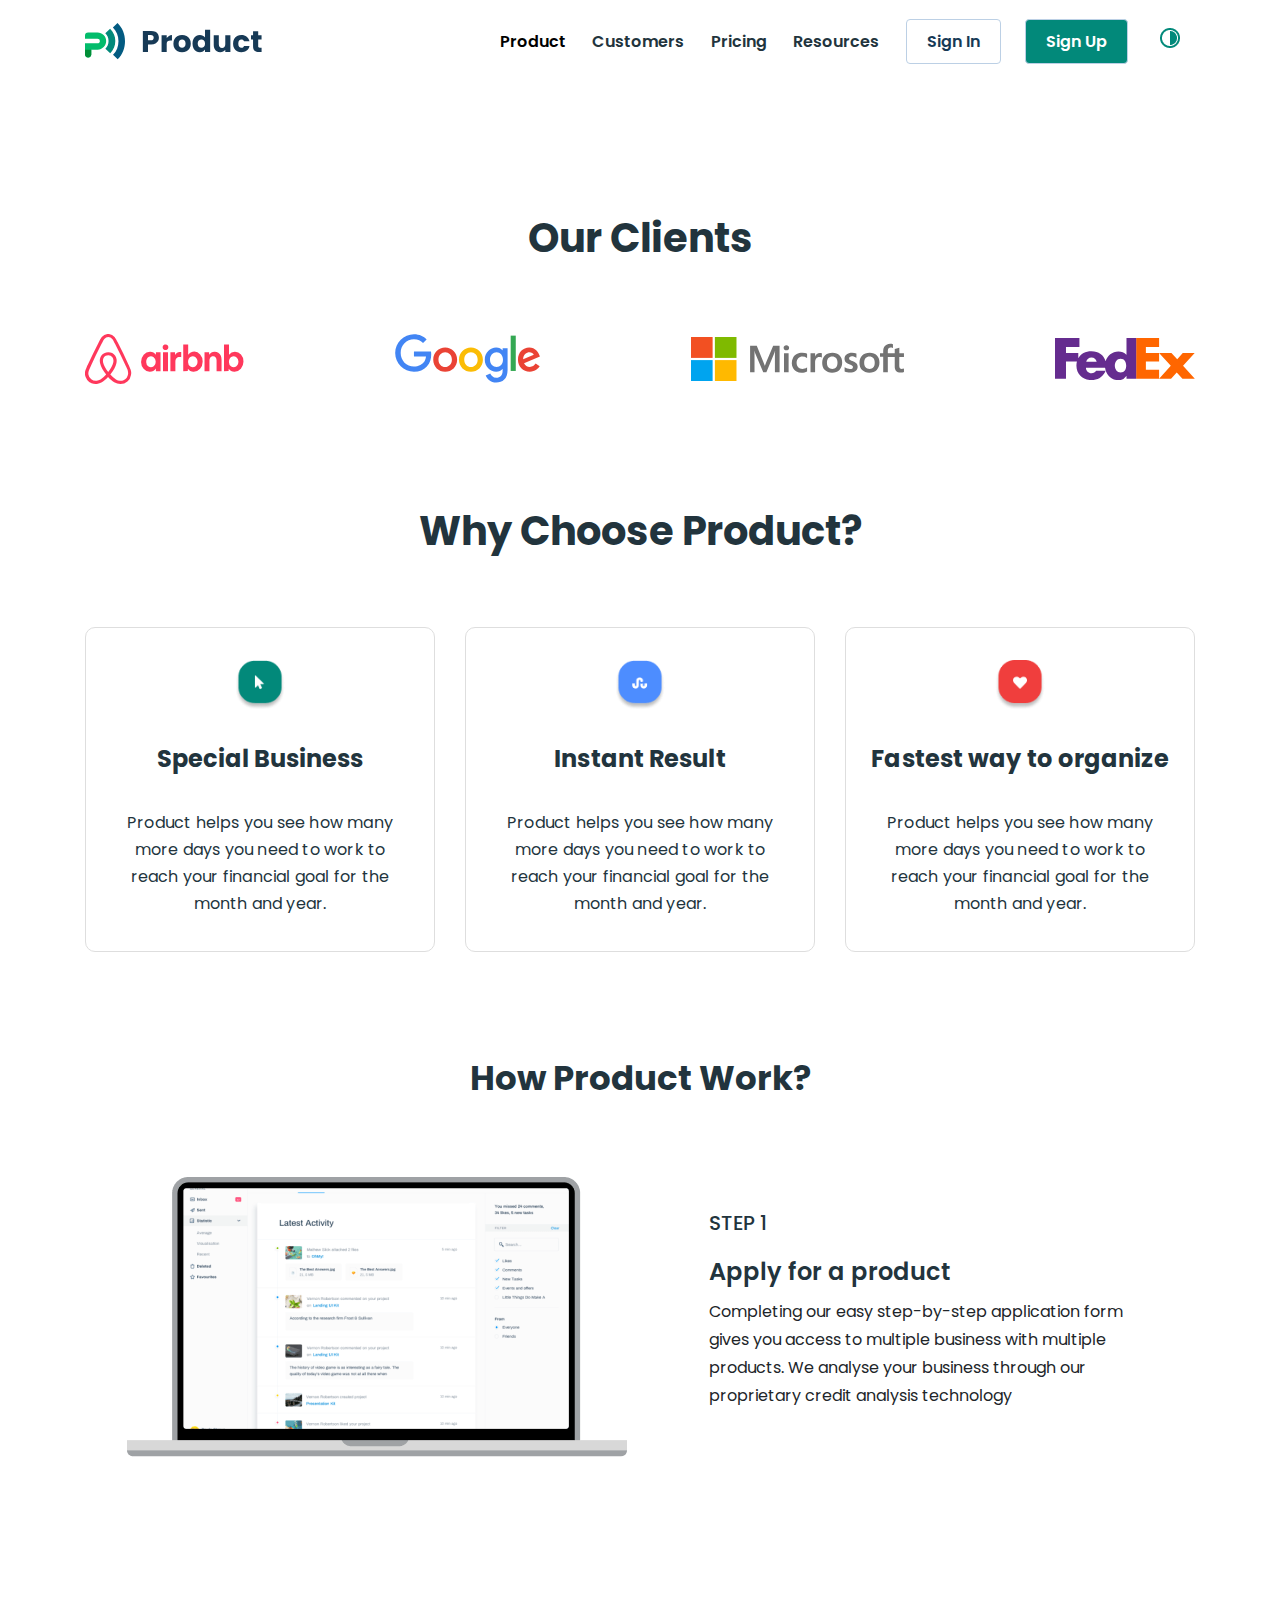
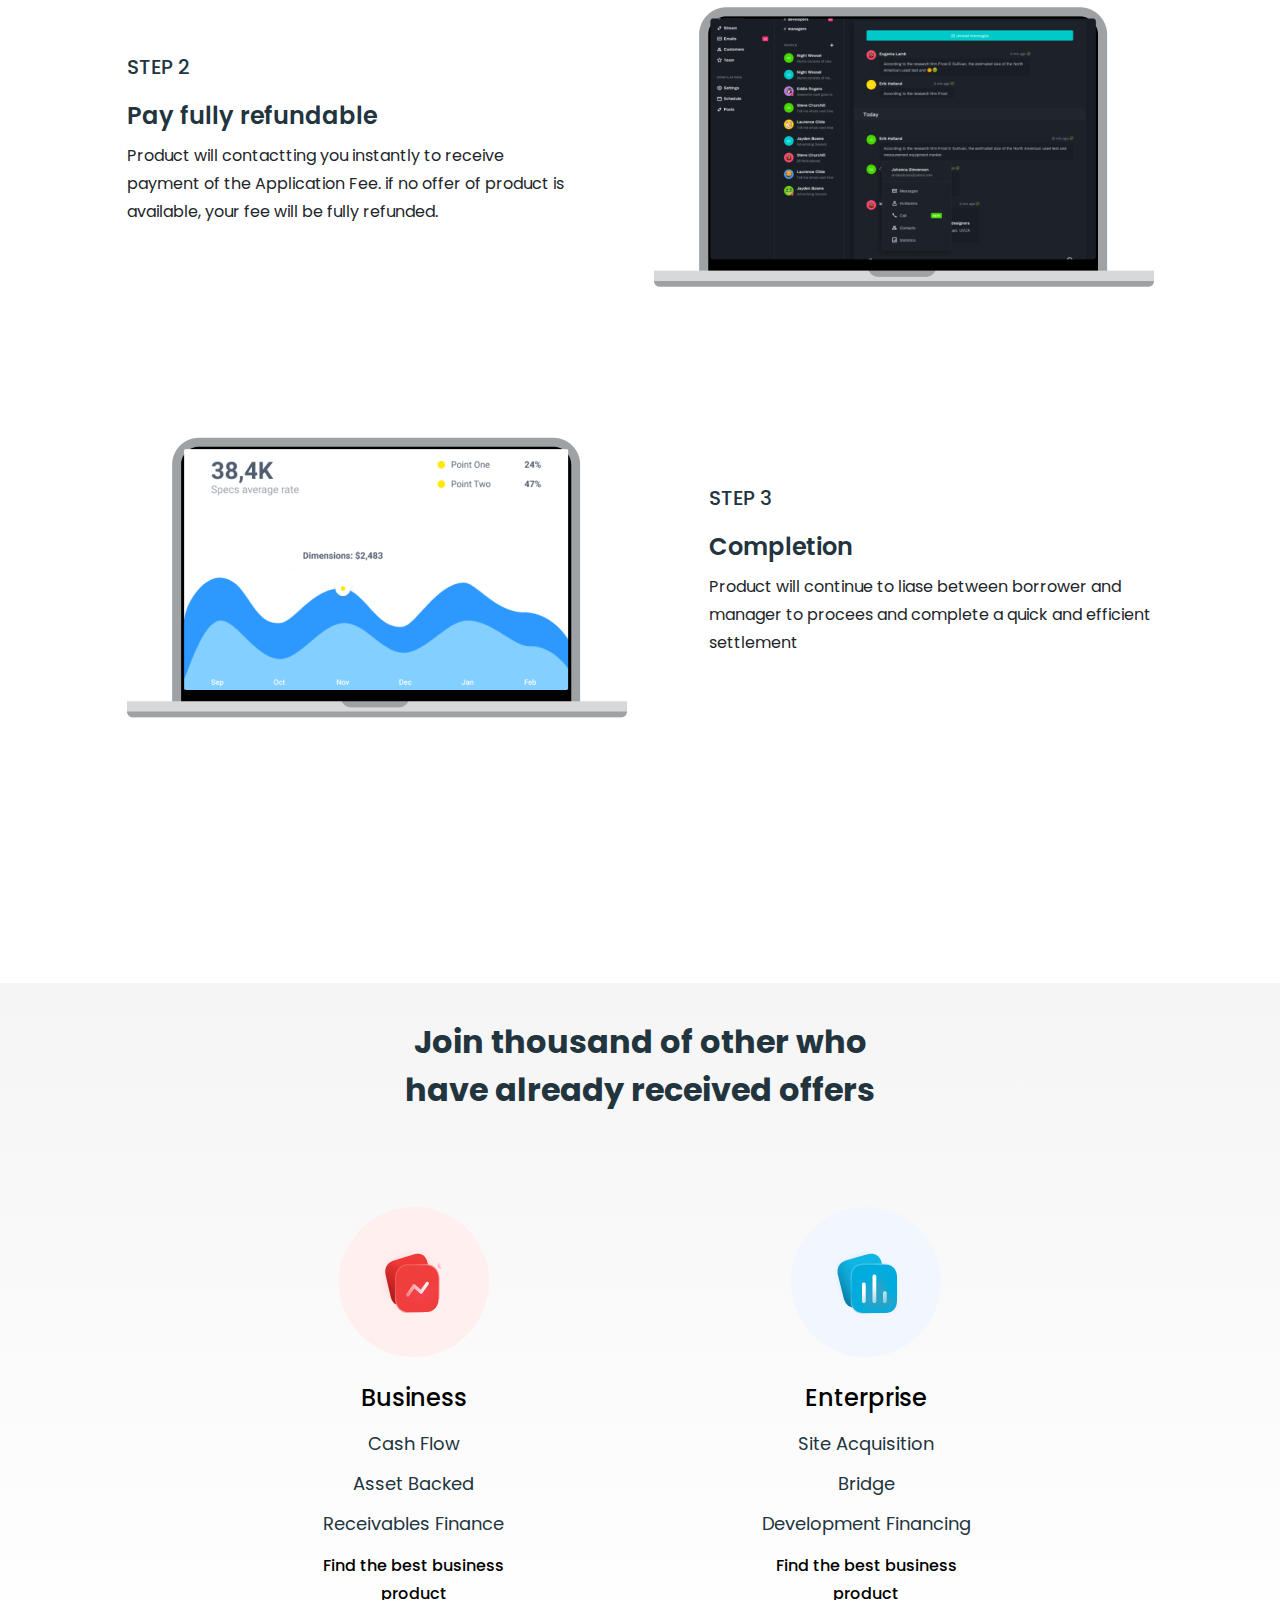
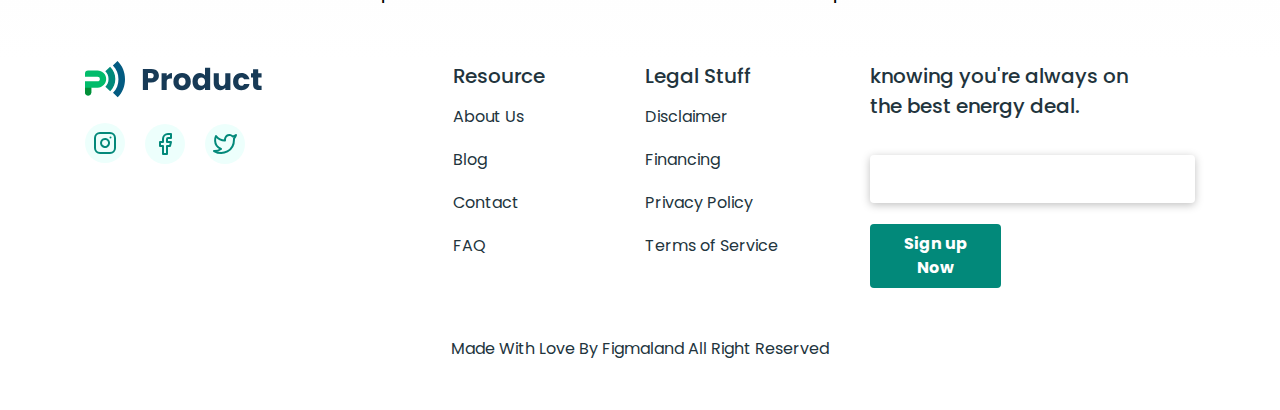
<file: customers.html>
<!DOCTYPE html>
<html lang="en">
<head>
  <meta charset="UTF-8">
  <meta http-equiv="X-UA-Compatible" content="IE=edge">
  <meta name="viewport" content="width=device-width, initial-scale=1.0">
  <link rel="stylesheet" href="./css/bootstrap.min.css">
  <link rel="stylesheet" href="./css/main.css">
  <title>Document</title>
</head>
<body>

  <!-- =================================HEADER================================== -->

  <header class="header">

    <div class="container">
      <div class="header__box">
        <a class="header__link" href="./index.html">
          <img class="header__logo" src="./images/logo.svg" alt="site logotip">
        </a>

        <nav class="nav">
          <ol class="nav__menu">

            <li class="nav__item"><a class="nav__link nav__link-active" href="./index.html">Product</a></li>
            <li class="nav__item"><a class="nav__link" href="#">Customers</a></li>
            <li class="nav__item"><a class="nav__link" href="./pricing.html">Pricing</a></li>
            <li class="nav__item"><a class="nav__link" href="#">Resources</a></li>

          </ol>
        </nav>

        <a  class="header__sign-in" href="#">Sign In</a>
        <a class="header__sign-in header__sign-out" href="#">Sign Up</a>

        <a href="" class="header__dark-link"><img src="./images/dark-light.png" alt="dark mode light mode icon"
          class="header__dark-img"></a>

          <img class="header__menu-burg" src="./images/menu.png" alt="menu icon">
        </div>

      </div>

    </header>


  <!-- ================================== MAIN ===================================== -->

  <main class="main">

      <!-- ================================== Customer ===================================== -->

    <section class="customer">
      <div class="container">
        <div class="customer__inner">
        <div class="customer__box">
          <h1 class="customer__title">Our Clients</h1>
        </div>

        <ul class="customer__list">

          <li class="customer__item">
            <a href="" class="customer__link">
              <img src="./images/Airbnb-Logo.svg" alt="Airbnb company Logo" class="customer__img"></a></li>

          <li class="customer__item">
            <a href="" class="customer__link">
              <img src="./images/Google-Logo.svg" alt="Google Logo" class="customer__img"></a></li>

          <li class="customer__item">
            <a href="" class="customer__link">
              <img src="./images/Microsoft-Logo.svg" alt="Microsoft Logo" class="customer__img"></a></li>

              <li class="customer__item">
                <a href="" class="customer__link">
                  <img src="./images/FedEx-Logo.svg" alt="FedEx Logo" class="customer__img"></a></li>

                </ul>
             </div>
      </div>

    </section>



  <!-- ================================== Choose ===================================== -->

  <section class="choose">
    <div class="container">

    <div class="choose__box">
      <h2 class="choose__title customer__title">Why Choose Product?</h2>

      <ul class="choose__list customer__list">

        <li class="choose__item">
          <img src="./images/click.png" alt="click icon" class="choose__img product__img">
          <h3 class="choose__subtitle">Special Business</h3>
          <div class="choose__info">
           <p class="choose__text">Product helps you see how many
            more days you need to work
            to reach your financial goal
            for the month and year.</p>
          </div>
        </li>

        <li class="choose__item">
          <img src="./images/design.png" alt="design icon" class="choose__img product__img">
          <h3 class="choose__subtitle">Instant Result</h3>
          <div class="choose__info">
            <p class="choose__text">Product helps you see how many
             more days you need to work
             to reach your financial goal
             for the month and year.</p>
           </div>
        </li>

        <li class="choose__item">
          <img src="./images/preference-orange.png" alt="preference orange icon " class="choose__img product__img">
          <h3 class="choose__subtitle">Fastest way to organize</h3>
          <div class="choose__info">
            <p class="choose__text">Product helps you see how many
             more days you need to work
             to reach your financial goal
             for the month and year.</p>
           </div>
        </li>

      </ul>
    </div>
    </div>
  </section>


    <!-- ================================== Work ===================================== -->

    <section class="work">
      <div class="container">
        <h2 class="work__title">How Product Work?</h2>

        <ol class="work__list marketing__list">

          <li class="work__item marketing__item">
            <img src="./images/apply.png" alt="desctop image for apply" class="work__img">

          <div class="work__info">
            <p class="work__step">STEP 1</p>
            <h3 class="work__subtitle">Apply for a product</h3>
            <p class="work__text">Completing our easy step-by-step application form gives you access to multiple business with multiple products. We analyse your business through our proprietary credit analysis technology </p>
          </div>
        </li>

          <li class="work__item marketing__item">
            <img src="./images/pay.png" alt="desctop image for pay" class="work__img">

          <div class="work__info">
            <p class="work__step">STEP 2 </p>
            <h3 class="work__subtitle">Pay fully refundable</h3>
            <p class="work__text">Product will contactting you instantly to receive payment of the Application Fee. if no offer of product is available, your fee will be fully refunded.</p>
          </div>
        </li>

          <li class="work__item marketing__item">
            <img src="./images/complation.png" alt="desctop image for complation" class="work__img">

          <div class="work__info">
            <p class="work__step">STEP 3</p>
            <h3 class="work__subtitle">Completion</h3>
            <p class="work__text">Product will continue to liase between borrower and manager to procees and complete a quick and efficient settlement</p>
          </div>
        </li>

        </ol>
      </div>
    </section>




       <!-- ================================== Offer ===================================== -->

       <section class="offer">
         <div class="container">
           <div class="offer__box">
             <h2 class="offer__title">Join thousand of other who have
            already received offers</h2>
          </div>

          <ul class="offer__list">

            <li class="offer__item">
              <img src="./images/Business.png" alt="icon which is related to business" class="offer__img">
              <h3 class="offer__subtitle">Business</h3>
              <ul class="offer__sublist">
                <li class="offer__subitem">Cash Flow</li>
                <li class="offer__subitem">Asset Backed</li>
                <li class="offer__subitem">Receivables Finance</li>
                <li class="offer__subitem"><p class="offer__text">Find the best business product</p></li>
              </ul>
            </li>

            <li class="offer__item">
              <img src="./images/enterprice.png" alt="bar chart icon" class="offer__img">
              <h3 class="offer__subtitle">Enterprise</h3>
              <ul class="offer__sublist">
                <li class="offer__subitem">Site Acquisition</li>
                <li class="offer__subitem">Bridge</li>
                <li class="offer__subitem">Development Financing</li>
                <li class="offer__subitem"><p class="offer__text">Find the best business product</p></li>
              </ul>
            </li>

          </ul>
         </div>
       </section>


    <!-- ================================== Join ===================================== -->


  <!-- <section class="join">
    <div class="container">
      <div class="join__box">

        <div class="join__info">
          <h3 class="join__title">Join 100 Compannies who boost their business with Product</h3>
        </div>

        <a href="#" class="join__link">Get This</a>

      </div>
    </div>
  </section>

  </main>  -->



  <!-- ==================================FOOTER===================================== -->


  <footer class="footer">
    <div class="container">
      <div class="footer__box">

        <div class="footer__left">

          <a href="./index.html" class="footer__logo-link">
            <img src="./images/logo.svg" alt="site logo" class="footer__logo">
          </a>

          <ul class="footer-social">

            <li class="footer-social__item">
              <a href="https://www.instagram.com/" class="footer-social__link">
                <img src="./images/instagram.svg" alt="instagram icon" class="footer-social__img">
              </a>
            </li>

            <li class="footer-social__item">
              <a href="https://www.facebook.com/" class="footer-social__link">
                <img src="./images/facebook.svg" alt="facebook icon" class="footer-social__img">
              </a>
            </li>

            <li class="footer-social__item">
              <a href="https://www.twitter.com/" class="footer-social__link">
                <img src="./images/twitter.svg" alt="twitter icon" class="footer-social__img">
              </a>
            </li>

          </ul>
        </div>

        <div class="footer__right">
          <ul class="footer-link">

            <li class="footer-link__item"> Resource
              <ul class="footer-link__sublist">

                <li class="footer-link__subitem">
                  <a href="#" class="footer-link__sublink">About Us</a>
                </li>

                <li class="footer-link__subitem">
                  <a href="#" class="footer-link__sublink">Blog</a>
                </li>

                <li class="footer-link__subitem">
                  <a href="#" class="footer-link__sublink">Contact</a>
                </li>

                <li class="footer-link__subitem">
                  <a href="#" class="footer-link__sublink">FAQ</a>
                </li>

              </ul>
            </li>

            <li class="footer-link__item">Legal Stuff
              <ul class="footer-link__sublist">

                <li class="footer-link__subitem">
                  <a href="#" class="footer-link__sublink">Disclaimer</a>
                </li>

                <li class="footer-link__subitem">
                  <a href="#" class="footer-link__sublink">Financing</a>
                </li>

                <li class="footer-link__subitem">
                  <a href="#" class="footer-link__sublink">Privacy Policy</a>
                </li>

                <li class="footer-link__subitem">
                  <a href="#" class="footer-link__sublink">Terms of Service</a>
                </li>

              </ul>
            </li>

          </ul>

          <div class="footer__sign-up__box">
            <strong class="footer__sign-up__title"> knowing you're always on the best energy deal.</strong>

            <form action="https://echo.htmlacademy.ru/courses" method="post">
              <input class="footer__sign-up__input" type="email" name="sign-up-info" required aria-label="sign-up" />
              <button href="#" class="footer__sign-up__btn">Sign up Now</button>
            </form>

          </div>
        </div>
      </div>

      <div class="footer__site-rights">
        <strong class="footer__rights">Made With Love By Figmaland All Right Reserved</strong>

      </div>
    </div>
  </footer>



  <script src="./js/bootstrap.min.js"></script>
</body>
</html>
</file>
<file: css/main.css>
/* poppins-regular - latin */
@font-face {
  font-family: 'Poppins';
  font-style: normal;
  font-weight: 400;
  src: local(""), url("../fonts/poppins-v20-latin-regular.woff2") format("woff2"), url("../fonts/poppins-v20-latin-regular.woff") format("woff");
  /* Chrome 6+, Firefox 3.6+, IE 9+, Safari 5.1+ */
}

/* poppins-500 - latin */
@font-face {
  font-family: 'Poppins';
  font-style: normal;
  font-weight: 500;
  src: url("../fonts/poppins-v20-latin-500.woff2") format("woff2"), url("../fonts/poppins-v20-latin-500.woff") format("woff");
}

@font-face {
  font-family: 'Poppins';
  font-style: normal;
  font-weight: 700;
  src: url("../fonts/poppins-v20-latin-700.woff2") format("woff2"), url("../fonts/poppins-v20-latin-700.woff") format("woff");
}

@font-face {
  font-family: 'Poppins';
  font-style: normal;
  font-weight: 600;
  src: url("../fonts/poppins-v20-latin-600.woff2") format("woff2"), url("../fonts/poppins-v20-latin-600.woff") format("woff");
}

@font-face {
  font-family: 'Inter';
  font-style: normal;
  font-weight: 400;
  src: url("../fonts/inter-v11-latin-regular.woff2") format("woff2"), url("../fonts/inter-v11-latin-regular.woff") format("woff");
}

@font-face {
  font-family: 'Inter';
  font-style: normal;
  font-weight: 500;
  src: url("../fonts/inter-v11-latin-500.woff2") format("woff2"), url("../fonts/inter-v11-latin-500.woff") format("woff");
}

@font-face {
  font-family: 'Inter';
  font-style: normal;
  font-weight: 700;
  src: url("../fonts/inter-v11-latin-700.woff2") format("woff2"), url("../fonts/inter-v11-latin-700.woff") format("woff");
}

@font-face {
  font-family: 'Montserrat';
  font-style: normal;
  font-weight: 400;
  src: url("../fonts/montserrat-v24-latin-regular.woff2") format("woff2"), url("../fonts/montserrat-v24-latin-regular.woff") format("woff");
}

@font-face {
  font-family: 'Montserrat';
  font-style: normal;
  font-weight: 600;
  src: url("../fonts/montserrat-v24-latin-600.woff2") format("woff2"), url("../fonts/montserrat-v24-latin-600.woff") format("woff");
}

/*! normalize.css v8.0.1 | MIT License | github.com/necolas/normalize.css */
/* Document
   ========================================================================== */
/**
 * 1. Correct the line height in all browsers.
 * 2. Prevent adjustments of font size after orientation changes in iOS.
 */
html {
  line-height: 1.15;
  /* 1 */
  -webkit-text-size-adjust: 100%;
  /* 2 */
}

/* Sections
   ========================================================================== */
/**
 * Remove the margin in all browsers.
 */
body {
  margin: 0;
}

/**
 * Render the `main` element consistently in IE.
 */
main {
  display: block;
}

/**
 * Correct the font size and margin on `h1` elements within `section` and
 * `article` contexts in Chrome, Firefox, and Safari.
 */
h1 {
  font-size: 2em;
  margin: 0.67em 0;
}

/* Grouping content
   ========================================================================== */
/**
 * 1. Add the correct box sizing in Firefox.
 * 2. Show the overflow in Edge and IE.
 */
hr {
  -webkit-box-sizing: content-box;
          box-sizing: content-box;
  /* 1 */
  height: 0;
  /* 1 */
  overflow: visible;
  /* 2 */
}

/**
 * 1. Correct the inheritance and scaling of font size in all browsers.
 * 2. Correct the odd `em` font sizing in all browsers.
 */
pre {
  font-family: monospace, monospace;
  /* 1 */
  font-size: 1em;
  /* 2 */
}

/* Text-level semantics
   ========================================================================== */
/**
 * Remove the gray background on active links in IE 10.
 */
a {
  background-color: transparent;
}

/**
 * 1. Remove the bottom border in Chrome 57-
 * 2. Add the correct text decoration in Chrome, Edge, IE, Opera, and Safari.
 */
abbr[title] {
  border-bottom: none;
  /* 1 */
  text-decoration: underline;
  /* 2 */
  -webkit-text-decoration: underline dotted;
          text-decoration: underline dotted;
  /* 2 */
}

/**
 * Add the correct font weight in Chrome, Edge, and Safari.
 */
b,
strong {
  font-weight: bolder;
}

/**
 * 1. Correct the inheritance and scaling of font size in all browsers.
 * 2. Correct the odd `em` font sizing in all browsers.
 */
code,
kbd,
samp {
  font-family: monospace, monospace;
  /* 1 */
  font-size: 1em;
  /* 2 */
}

/**
 * Add the correct font size in all browsers.
 */
small {
  font-size: 80%;
}

/**
 * Prevent `sub` and `sup` elements from affecting the line height in
 * all browsers.
 */
sub,
sup {
  font-size: 75%;
  line-height: 0;
  position: relative;
  vertical-align: baseline;
}

sub {
  bottom: -0.25em;
}

sup {
  top: -0.5em;
}

/* Embedded content
   ========================================================================== */
/**
 * Remove the border on images inside links in IE 10.
 */
img {
  border-style: none;
}

/* Forms
   ========================================================================== */
/**
 * 1. Change the font styles in all browsers.
 * 2. Remove the margin in Firefox and Safari.
 */
button,
input,
optgroup,
select,
textarea {
  font-family: inherit;
  /* 1 */
  font-size: 100%;
  /* 1 */
  line-height: 1.15;
  /* 1 */
  margin: 0;
  /* 2 */
}

/**
 * Show the overflow in IE.
 * 1. Show the overflow in Edge.
 */
button,
input {
  /* 1 */
  overflow: visible;
}

/**
 * Remove the inheritance of text transform in Edge, Firefox, and IE.
 * 1. Remove the inheritance of text transform in Firefox.
 */
button,
select {
  /* 1 */
  text-transform: none;
}

/**
 * Correct the inability to style clickable types in iOS and Safari.
 */
button,
[type="button"],
[type="reset"],
[type="submit"] {
  -webkit-appearance: button;
}

/**
 * Remove the inner border and padding in Firefox.
 */
button::-moz-focus-inner,
[type="button"]::-moz-focus-inner,
[type="reset"]::-moz-focus-inner,
[type="submit"]::-moz-focus-inner {
  border-style: none;
  padding: 0;
}

/**
 * Restore the focus styles unset by the previous rule.
 */
button:-moz-focusring,
[type="button"]:-moz-focusring,
[type="reset"]:-moz-focusring,
[type="submit"]:-moz-focusring {
  outline: 1px dotted ButtonText;
}

/**
 * Correct the padding in Firefox.
 */
fieldset {
  padding: 0.35em 0.75em 0.625em;
}

/**
 * 1. Correct the text wrapping in Edge and IE.
 * 2. Correct the color inheritance from `fieldset` elements in IE.
 * 3. Remove the padding so developers are not caught out when they zero out
 *    `fieldset` elements in all browsers.
 */
legend {
  -webkit-box-sizing: border-box;
          box-sizing: border-box;
  /* 1 */
  color: inherit;
  /* 2 */
  display: table;
  /* 1 */
  max-width: 100%;
  /* 1 */
  padding: 0;
  /* 3 */
  white-space: normal;
  /* 1 */
}

/**
 * Add the correct vertical alignment in Chrome, Firefox, and Opera.
 */
progress {
  vertical-align: baseline;
}

/**
 * Remove the default vertical scrollbar in IE 10+.
 */
textarea {
  overflow: auto;
}

/**
 * 1. Add the correct box sizing in IE 10.
 * 2. Remove the padding in IE 10.
 */
[type="checkbox"],
[type="radio"] {
  -webkit-box-sizing: border-box;
          box-sizing: border-box;
  /* 1 */
  padding: 0;
  /* 2 */
}

/**
 * Correct the cursor style of increment and decrement buttons in Chrome.
 */
[type="number"]::-webkit-inner-spin-button,
[type="number"]::-webkit-outer-spin-button {
  height: auto;
}

/**
 * 1. Correct the odd appearance in Chrome and Safari.
 * 2. Correct the outline style in Safari.
 */
[type="search"] {
  -webkit-appearance: textfield;
  /* 1 */
  outline-offset: -2px;
  /* 2 */
}

/**
 * Remove the inner padding in Chrome and Safari on macOS.
 */
[type="search"]::-webkit-search-decoration {
  -webkit-appearance: none;
}

/**
 * 1. Correct the inability to style clickable types in iOS and Safari.
 * 2. Change font properties to `inherit` in Safari.
 */
::-webkit-file-upload-button {
  -webkit-appearance: button;
  /* 1 */
  font: inherit;
  /* 2 */
}

/* Interactive
   ========================================================================== */
/*
 * Add the correct display in Edge, IE 10+, and Firefox.
 */
details {
  display: block;
}

/*
 * Add the correct display in all browsers.
 */
summary {
  display: list-item;
}

/* Misc
   ========================================================================== */
/**
 * Add the correct display in IE 10+.
 */
template {
  display: none;
}

/**
 * Add the correct display in IE 10.
 */
[hidden] {
  display: none;
}

* {
  -webkit-box-sizing: border-box;
          box-sizing: border-box;
}

body {
  padding: 0;
  margin: 0;
  font-family: "Poppins", "Inter", "Montserrat", sans-serif;
  overflow-x: hidden;
}

ol, ul {
  list-style: none;
  margin: 0;
  padding: 0;
}

img {
  vertical-align: middle;
}

.visually-hidden {
  position: absolute;
  width: 1px;
  height: 1px;
  margin: -1px;
  padding: 0;
  overflow: hidden;
  border: 0;
  clip: rect(0 0 0 0);
}

.container {
  width: 100%;
  max-width: 1150px;
  padding-left: 20px;
  padding-right: 20px;
  margin-left: auto;
  margin-right: auto;
}

.header {
  width: 100%;
  margin-bottom: 25px;
  padding: 19px 0;
}

.header__box {
  display: -webkit-box;
  display: -ms-flexbox;
  display: flex;
  -webkit-box-align: center;
      -ms-flex-align: center;
          align-items: center;
}

.header__link {
  width: 100%;
  max-width: 178px;
  height: 37px;
  margin-right: 237px;
}

.nav {
  margin-right: 27px;
}

.header__menu-burg {
  display: none;
}

.nav__menu {
  width: 379px;
  display: -webkit-box;
  display: -ms-flexbox;
  display: flex;
  -webkit-box-pack: justify;
      -ms-flex-pack: justify;
          justify-content: space-between;
}

.nav__link {
  font-family: 'Poppins';
  font-weight: 600;
  font-size: 16px;
  line-height: 28px;
  color: #22343D;
  text-decoration: none;
}

.nav__link-active {
  color: #000;
}

.header__sign-in {
  font-weight: 600;
  font-size: 16px;
  line-height: 24px;
  color: #173A56;
  border: 1px solid #BCD0E5;
  border-radius: 4px;
  margin-right: 24px;
  padding: 10px 20px 9px 20px;
  text-decoration: none;
}

.header__sign-out {
  color: #FFFFFF;
  background: #02897A;
  margin-right: 30px;
}

.header__dark-link {
  width: 32px;
  height: 32px;
}

@media screen and (max-width: 520px) {
  .header__box {
    width: 100%;
    -webkit-box-pack: justify;
        -ms-flex-pack: justify;
            justify-content: space-between;
    -webkit-box-align: center;
        -ms-flex-align: center;
            align-items: center;
  }
  .header__link {
    width: 40%;
  }
  .nav {
    display: none;
  }
  .header__sign-in {
    display: none;
  }
  .header__sign-out {
    display: none;
  }
  .header__dark-link {
    display: none;
  }
  .header__menu-burg {
    display: none;
  }
}

.hero {
  margin-bottom: 114px;
}

.hero__box {
  display: -webkit-box;
  display: -ms-flexbox;
  display: flex;
  -webkit-box-pack: justify;
      -ms-flex-pack: justify;
          justify-content: space-between;
  -webkit-box-align: center;
      -ms-flex-align: center;
          align-items: center;
}

.hero__info {
  max-width: 458px;
}

.hero__title {
  font-weight: 700;
  font-size: 40px;
  line-height: 60px;
  color: #22343D;
  margin-bottom: 18px;
}

.hero__text {
  font-weight: 400;
  font-size: 18px;
  line-height: 28px;
  color: #22343D;
  margin-bottom: 45px;
}

.hero__btn {
  width: 175px;
  height: 53px;
  font-weight: 700;
  font-size: 16px;
  line-height: 24px;
  border: transparent;
  border-radius: 4px;
  margin: 0 auto;
  color: #FFFFFF;
  background: #02897A;
  padding: 15px 41px 14px;
  text-decoration: none;
}

.hero__subimg {
  width: 20px;
  height: 17px;
  margin-right: 9px;
}

.hero__subimg-mobile {
  display: none;
}

.hero__link {
  font-weight: 600;
  font-size: 16px;
  line-height: 24px;
  -webkit-text-decoration-line: underline;
          text-decoration-line: underline;
  color: #02897A;
}

.hero__img {
  width: 600px;
  height: 556px;
}

@media screen and (max-width: 520px) {
  .hero__box {
    display: -webkit-box;
    display: -ms-flexbox;
    display: flex;
    width: 100%;
    -webkit-box-orient: vertical;
    -webkit-box-direction: reverse;
        -ms-flex-direction: column-reverse;
            flex-direction: column-reverse;
  }
  .hero__info {
    width: 90%;
  }
  .hero__img {
    display: none;
  }
  .hero__subimg-mobile {
    display: block;
  }
  .hero__title {
    text-align: center;
    font-size: 36px;
    line-height: 60px;
    margin: 0;
  }
  .hero__text {
    text-align: center;
  }
  .hero__btn {
    padding: 15px 24px;
    margin-right: 10px;
  }
}

.product {
  padding-bottom: 90px;
  background-image: url("../images/process-bg.png");
  background-repeat: no-repeat;
  background-position: calc(50%) bottom;
  background-size: contain;
}

.product__box {
  max-width: 539px;
  margin: 0 auto;
  margin-bottom: 58px;
}

.product__title {
  font-weight: 700;
  font-size: 32px;
  line-height: 48px;
  text-align: center;
  color: #22343D;
}

.product__title-sub {
  display: inline-block;
}

.product__list {
  display: -webkit-box;
  display: -ms-flexbox;
  display: flex;
  -webkit-box-pack: justify;
      -ms-flex-pack: justify;
          justify-content: space-between;
  -webkit-box-align: center;
      -ms-flex-align: center;
          align-items: center;
  margin: 0;
  margin-bottom: 34px;
}

.product__item {
  max-width: 240px;
}

.product__img {
  width: 50px;
  height: 50px;
  margin-top: 9px;
  margin-bottom: 30px;
}

.product__subtitle {
  font-weight: 600;
  font-size: 22px;
  line-height: 33px;
  color: #22343D;
  margin: 0;
  margin-bottom: 13px;
}

.product__text {
  font-size: 16px;
  line-height: 26px;
  color: #22343D;
  margin: 0;
}

.product__link {
  display: block;
  width: 175px;
  height: 53px;
  font-weight: 700;
  font-size: 16px;
  line-height: 24px;
  color: #FFFFFF;
  background: #02897A;
  text-decoration: none;
  border: transparent;
  border-radius: 4px;
  margin: 0 auto;
  padding: 15px 32px 14px;
}

@media screen and (max-width: 520px) {
  .product__list {
    width: 100%;
    -webkit-box-orient: vertical;
    -webkit-box-direction: normal;
        -ms-flex-direction: column;
            flex-direction: column;
  }
  .product__item {
    width: 100%;
    text-align: center;
  }
}

.marketing__item {
  display: -webkit-box;
  display: -ms-flexbox;
  display: flex;
  -webkit-box-pack: justify;
      -ms-flex-pack: justify;
          justify-content: space-between;
  -webkit-box-align: center;
      -ms-flex-align: center;
          align-items: center;
  margin-bottom: 150px;
}

.marketing__item:nth-child(2) {
  -webkit-box-orient: horizontal;
  -webkit-box-direction: reverse;
      -ms-flex-direction: row-reverse;
          flex-direction: row-reverse;
}

.marketing__info {
  max-width: 486px;
}

.marketing__title {
  font-weight: 600;
  font-size: 16px;
  line-height: 24px;
  color: #22343D;
  margin-bottom: 23px;
}

.marketing__strong {
  display: block;
  font-weight: 700;
  font-size: 32px;
  line-height: 48px;
  margin-bottom: 23px;
}

.marketing__text {
  font-size: 16px;
  line-height: 26px;
  color: #22343D;
  margin: 0;
  margin-bottom: 30px;
}

.marketing__subtitle {
  font-weight: 600;
  font-size: 16px;
  line-height: 26px;
  color: #22343D;
  margin: 0;
  margin-bottom: 12px;
}

.marketing__subtext {
  font-size: 16px;
  line-height: 26px;
  color: #22343D;
  margin: 0;
  margin-bottom: 25px;
}

.marketing__subitems:nth-child(1) {
  margin-left: 55px;
  position: relative;
}

.marketing__subitems:nth-child(1)::before {
  content: "";
  display: block;
  width: 35px;
  height: 35px;
  background-image: url("../images/yellow.png");
  background-repeat: no-repeat;
  background-position: center;
  background-size: contain;
  position: absolute;
  top: 0px;
  left: -55px;
}

.marketing__subitems:nth-child(2) {
  margin-left: 55px;
  position: relative;
}

.marketing__subitems:nth-child(2)::before {
  content: "";
  display: block;
  width: 35px;
  height: 35px;
  background-image: url("../images/orange.png");
  background-repeat: no-repeat;
  background-position: center;
  background-size: contain;
  position: absolute;
  top: 0px;
  left: -55px;
}

.marketing__subitems:nth-child(3) {
  margin-left: 55px;
  position: relative;
}

.marketing__subitems:nth-child(3)::before {
  content: "";
  display: block;
  width: 35px;
  height: 35px;
  background-image: url("../images/blue.png");
  background-repeat: no-repeat;
  background-position: center;
  background-size: contain;
  position: absolute;
  top: 0px;
  left: -55px;
}

.marketing__img {
  width: 543px;
  height: 500px;
}

@media screen and (max-width: 520px) {
  .marketing__item {
    -webkit-box-orient: vertical;
    -webkit-box-direction: normal;
        -ms-flex-direction: column;
            flex-direction: column;
  }
  .marketing__item:first-child {
    -webkit-box-orient: vertical;
    -webkit-box-direction: reverse;
        -ms-flex-direction: column-reverse;
            flex-direction: column-reverse;
  }
  .marketing__item:nth-child(2) {
    -webkit-box-orient: vertical;
    -webkit-box-direction: normal;
        -ms-flex-direction: column;
            flex-direction: column;
  }
  .marketing__img {
    width: 300px;
    height: 300px;
  }
}

.hero {
  margin-bottom: 114px;
}

.hero__box {
  display: -webkit-box;
  display: -ms-flexbox;
  display: flex;
  -webkit-box-pack: justify;
      -ms-flex-pack: justify;
          justify-content: space-between;
  -webkit-box-align: center;
      -ms-flex-align: center;
          align-items: center;
}

.hero__info {
  max-width: 458px;
}

.hero__title {
  font-weight: 700;
  font-size: 40px;
  line-height: 60px;
  color: #22343D;
  margin-bottom: 18px;
}

.hero__text {
  font-weight: 400;
  font-size: 18px;
  line-height: 28px;
  color: #22343D;
  margin-bottom: 45px;
}

.hero__btn {
  width: 175px;
  height: 53px;
  font-weight: 700;
  font-size: 16px;
  line-height: 24px;
  border: transparent;
  border-radius: 4px;
  margin: 0 auto;
  color: #FFFFFF;
  background: #02897A;
  padding: 15px 41px 14px;
  text-decoration: none;
}

.hero__subimg {
  width: 20px;
  height: 17px;
  margin-right: 9px;
}

.hero__subimg-mobile {
  display: none;
}

.hero__link {
  font-weight: 600;
  font-size: 16px;
  line-height: 24px;
  -webkit-text-decoration-line: underline;
          text-decoration-line: underline;
  color: #02897A;
}

.hero__img {
  width: 600px;
  height: 556px;
}

@media screen and (max-width: 520px) {
  .hero__box {
    display: -webkit-box;
    display: -ms-flexbox;
    display: flex;
    width: 100%;
    -webkit-box-orient: vertical;
    -webkit-box-direction: reverse;
        -ms-flex-direction: column-reverse;
            flex-direction: column-reverse;
  }
  .hero__info {
    width: 90%;
  }
  .hero__img {
    display: none;
  }
  .hero__subimg-mobile {
    display: block;
  }
  .hero__title {
    text-align: center;
    font-size: 36px;
    line-height: 60px;
    margin: 0;
  }
  .hero__text {
    text-align: center;
  }
  .hero__btn {
    padding: 15px 24px;
    margin-right: 10px;
  }
}

.process {
  padding-top: 60px;
  padding-bottom: 110px;
  background-image: url("../images/bg.png");
  background-repeat: no-repeat;
  background-size: contain;
  background-position: top;
}

.process__box {
  max-width: 963px;
  margin: 0 auto;
}

.process__title {
  font-weight: 700;
  font-size: 32px;
  line-height: 48px;
  text-align: center;
  color: #22343D;
}

.process__info {
  width: 542px;
  margin: 0 auto;
}

.process__text {
  font-weight: 500;
  font-size: 16px;
  line-height: 26px;
  text-align: center;
  color: #22343D;
  margin-bottom: 32px;
}

.process__list {
  width: 963px;
  display: -webkit-box;
  display: -ms-flexbox;
  display: flex;
  -ms-flex-wrap: wrap;
      flex-wrap: wrap;
  -webkit-box-align: center;
      -ms-flex-align: center;
          align-items: center;
  -webkit-box-pack: justify;
      -ms-flex-pack: justify;
          justify-content: space-between;
}

.process__item {
  display: -webkit-box;
  display: -ms-flexbox;
  display: flex;
  -webkit-box-align: center;
      -ms-flex-align: center;
          align-items: center;
}

.process__subtext {
  font-weight: 500;
  font-size: 16px;
  line-height: 24px;
  text-align: center;
  color: #2F281E;
  padding: 15px 30px;
  background: #FFFF;
  -webkit-box-shadow: 0px 2px 8px rgba(86, 117, 146, 0.1);
          box-shadow: 0px 2px 8px rgba(86, 117, 146, 0.1);
  border-radius: 50px;
  margin: 0 16px;
}

.process__link {
  display: block;
  width: 216px;
  text-align: center;
  font-weight: 700;
  font-size: 16px;
  line-height: 24px;
  color: #FFFFFF;
  border-radius: 4px;
  background-color: #02897A;
  margin: 0 auto;
  margin-top: 50px;
  padding: 15px 30px;
  text-decoration: none;
}

@media screen and (max-width: 520px) {
  .process__info {
    width: 100%;
  }
  .process__list {
    width: 100%;
    -ms-flex-wrap: wrap;
        flex-wrap: wrap;
    -webkit-box-pack: baseline;
        -ms-flex-pack: baseline;
            justify-content: baseline;
  }
  .process__item {
    width: 100%;
    margin-bottom: 30px;
  }
  .process__item:nth-child(3) {
    -webkit-box-orient: horizontal;
    -webkit-box-direction: reverse;
        -ms-flex-direction: row-reverse;
            flex-direction: row-reverse;
  }
  .process__item:nth-child(4) {
    -webkit-box-orient: horizontal;
    -webkit-box-direction: reverse;
        -ms-flex-direction: row-reverse;
            flex-direction: row-reverse;
  }
  .process__subtext {
    font-weight: 500;
    font-size: 16px;
    line-height: 24px;
    padding: 12px 18px;
  }
}

@media screen and (max-width: 340px) {
  .process__subtext {
    width: 100%;
  }
}

.content__title {
  font-weight: 700;
  font-size: 34px;
  line-height: 51px;
  color: #22343D;
  margin-bottom: 8px;
}

.content__text {
  font-weight: 500;
  font-size: 16px;
  line-height: 26px;
  color: #22343D;
  margin: 0;
  margin-bottom: 33px;
}

.content__carusel {
  display: -webkit-box;
  display: -ms-flexbox;
  display: flex;
  -webkit-box-pack: justify;
      -ms-flex-pack: justify;
          justify-content: space-between;
  -webkit-box-align: center;
      -ms-flex-align: center;
          align-items: center;
}

.content__carusel-item {
  display: -webkit-box;
  display: -ms-flexbox;
  display: flex;
  -webkit-box-pack: justify;
      -ms-flex-pack: justify;
          justify-content: space-between;
  -webkit-box-align: center;
      -ms-flex-align: center;
          align-items: center;
}

.content__card {
  border-radius: 8px;
}

.content__name {
  font-weight: 400;
  font-size: 16px;
  line-height: 28px;
  color: #22343D;
}

.content__subtext {
  font-weight: 700;
  font-size: 24px;
  line-height: 40px;
  color: #22343D;
}

.content__subtext--middle {
  color: #02897A;
}

.price {
  padding-bottom: 110px;
}

.price__title {
  font-weight: 700;
  font-size: 34px;
  line-height: 51px;
  color: #22343D;
  text-align: center;
  margin: 0;
}

.price__text {
  font-weight: 500;
  font-size: 16px;
  line-height: 24px;
  color: #22343D;
  text-align: center;
  margin-bottom: 40px;
}

.price__list {
  display: -webkit-box;
  display: -ms-flexbox;
  display: flex;
  -webkit-box-align: center;
      -ms-flex-align: center;
          align-items: center;
}

.price__item + .price__item {
  margin-left: 70px;
}

.price__item {
  width: 323px;
  text-align: center;
  -webkit-box-shadow: 0px 2px 8px rgba(0, 0, 0, 0.25);
          box-shadow: 0px 2px 8px rgba(0, 0, 0, 0.25);
  border-radius: 8px;
  padding: 24px 0 32px;
  color: #22343D;
}

.price__item:nth-child(2) {
  background-color: #02897A;
  color: #FFFFFF;
}

.price__item:nth-child(2) .price__num {
  color: #FFFFFF;
}

.price__item:nth-child(2) .price__index {
  color: #FFFFFF;
}

.price__item:nth-child(2) .price__month {
  color: #FFFFFF;
}

.price__item:nth-child(2) .price__link {
  color: #02897A;
  background-color: #FFFFFF;
}

.price__subtitle {
  font-weight: 700;
  font-size: 24px;
  line-height: 40px;
  margin: 0;
}

.price__subtext {
  font-weight: 400;
  font-size: 16px;
  line-height: 40px;
  margin-top: 8px;
}

.price__amount-box {
  position: relative;
}

.price__num {
  font-weight: 700;
  font-size: 76px;
  line-height: 100px;
  letter-spacing: 0.2px;
  color: #02897A;
}

.price__index {
  position: absolute;
  font-family: 'Inter';
  font-weight: 700;
  font-size: 22px;
  line-height: 40px;
  color: #02897A;
  top: 15px;
}

.price__month {
  font-weight: 400;
  font-size: 16px;
  line-height: 19px;
  letter-spacing: 0.1px;
  color: #AFAFAF;
}

.price__subitem {
  font-family: 'Inter';
  font-weight: 500;
  font-size: 16px;
  line-height: 22px;
  letter-spacing: 0.2px;
  margin-bottom: 16px;
}

.price__link {
  display: inline-block;
  font-family: 'Montserrat';
  font-weight: 600;
  font-size: 18px;
  line-height: 22px;
  color: #FFFFFF;
  text-decoration: none;
  background: #02897A;
  border-radius: 8px;
  padding: 11px 19px;
  margin-top: 22px;
}

@media screen and (max-width: 520px) {
  .price__text {
    margin-bottom: 75px;
  }
  .price__list {
    -ms-flex-wrap: wrap;
        flex-wrap: wrap;
    -webkit-box-orient: vertical;
    -webkit-box-direction: normal;
        -ms-flex-direction: column;
            flex-direction: column;
    -webkit-box-pack: start;
        -ms-flex-pack: start;
            justify-content: flex-start;
  }
  .price__item {
    width: 80%;
    margin-bottom: 32px;
  }
  .price__item + .price__item {
    margin-left: 0;
  }
}

@media screen and (max-width: 380px) {
  .price__item {
    width: 90%;
  }
}

.clients {
  padding-bottom: 110px;
}

.clients__title {
  font-weight: 700;
  font-size: 34px;
  line-height: 57px;
  letter-spacing: 0.2px;
  text-align: center;
  color: #22343D;
}

.clients__text-box {
  width: 540px;
  margin-top: 8px;
  margin-bottom: 50px;
  margin: 8px auto 50px auto;
}

.clients__text {
  font-weight: 500;
  font-size: 16px;
  line-height: 28px;
  text-align: center;
  letter-spacing: 0.2px;
  color: #22343D;
}

.clients__list {
  display: -webkit-box;
  display: -ms-flexbox;
  display: flex;
  -webkit-box-pack: justify;
      -ms-flex-pack: justify;
          justify-content: space-between;
  -webkit-box-align: center;
      -ms-flex-align: center;
          align-items: center;
}

.clients__item + .clients__item {
  margin-left: 64px;
}

.clients__item {
  width: 307px;
  border: 1px solid #DEDEDE;
  border-radius: 5px;
  padding: 25px;
}

.clients__subtext {
  width: 255px;
  line-height: 28px;
  letter-spacing: 0.2px;
  color: #737373;
  margin: 16px 0;
}

.clients-info {
  display: -webkit-box;
  display: -ms-flexbox;
  display: flex;
  -webkit-box-align: start;
      -ms-flex-align: start;
          align-items: flex-start;
}

.clients__link {
  text-decoration: none;
  margin-left: 14px;
}

.clients__name {
  font-weight: 600;
  font-size: 16px;
  line-height: 24px;
  letter-spacing: 0.2px;
  margin: 0;
}

.clients__job {
  font-weight: 500;
  font-size: 14px;
  line-height: 24px;
  letter-spacing: 0.2px;
  color: #252B42;
  margin: 0;
}

@media screen and (max-width: 520px) {
  .clients__text-box {
    width: 90%;
  }
  .clients__list {
    -ms-flex-wrap: wrap;
        flex-wrap: wrap;
    -webkit-box-orient: vertical;
    -webkit-box-direction: normal;
        -ms-flex-direction: column;
            flex-direction: column;
  }
  .clients__item + .clients__item {
    margin-left: 0;
    margin-top: 32px;
  }
}

.join {
  padding-bottom: 110px;
}

.join__box {
  width: 968px;
  background-color: #02897A;
  border-radius: 32px;
  margin: 0 auto;
  padding: 50px;
  background-image: url("../../images/screen.png");
  background-repeat: no-repeat;
  background-position: calc(50% + 280px) calc(50% + 10px);
}

.join__info {
  width: 480px;
  margin-bottom: 40px;
}

.join__title {
  font-style: normal;
  font-weight: 600;
  font-size: 32px;
  line-height: 151.4%;
  color: #FFFFFF;
  margin: 0;
}

.join__link {
  font-weight: 600;
  font-size: 20px;
  line-height: 30px;
  text-decoration: none;
  background: #FFFFFF;
  border-radius: 8px;
  color: #02897A;
  padding: 13px 33px;
}

.join__img {
  display: none;
}

@media screen and (max-width: 520px) {
  .join__box {
    width: 90%;
    background-image: none;
    padding: 17px 10px;
  }
  .join__info {
    width: 90%;
    text-align: center;
  }
  .join__link {
    display: block;
    width: 150px;
    text-align: center;
    margin: 60px auto 42px;
  }
  .join__img {
    width: 100%;
    display: block;
    margin: 0 auto;
  }
}

.customer {
  padding: 100px 0 117px;
}

.customer__box {
  width: 850px;
  margin: 0 auto;
}

.customer__title {
  font-weight: 700;
  font-size: 40px;
  line-height: 60px;
  color: #22343D;
  text-align: center;
  margin: 0;
  margin-bottom: 66px;
}

.customer__list {
  display: -webkit-box;
  display: -ms-flexbox;
  display: flex;
  -webkit-box-pack: justify;
      -ms-flex-pack: justify;
          justify-content: space-between;
  -webkit-box-align: center;
      -ms-flex-align: center;
          align-items: center;
}

@media screen and (max-width: 520px) {
  .customer {
    padding: 50px 0 17px;
  }
  .customer__box {
    width: 206px;
  }
  .customer__title {
    text-align: center;
    font-weight: 700;
    font-size: 36px;
    line-height: 54px;
  }
  .customer__list {
    min-width: 355px;
    -ms-flex-wrap: wrap;
        flex-wrap: wrap;
    -webkit-box-pack: justify;
        -ms-flex-pack: justify;
            justify-content: space-between;
    -webkit-box-align: center;
        -ms-flex-align: center;
            align-items: center;
  }
  .customer__item {
    margin-bottom: 60px;
  }
}

.choose-box {
  background: #F5F5F5;
}

.choose__item {
  width: 350px;
  border: 1px solid #DEDEDE;
  border-radius: 10px;
  -webkit-box-align: center;
      -ms-flex-align: center;
          align-items: center;
}

.choose__img {
  display: block;
  margin: 32px auto;
}

.choose__subtitle {
  font-weight: 700;
  font-size: 24px;
  line-height: 33px;
  text-align: center;
  letter-spacing: 0.1px;
  color: #22343D;
  margin: 0;
  margin-bottom: 16px;
}

.choose__info {
  width: 275px;
  -webkit-box-align: center;
      -ms-flex-align: center;
          align-items: center;
  margin: 34px auto 0;
}

.choose__text {
  font-size: 16px;
  line-height: 27px;
  text-align: center;
  letter-spacing: 0.2px;
  color: #22343D;
  margin-bottom: 34px;
}

@media screen and (max-width: 520px) {
  .choose {
    padding: 24px 0;
  }
  .choose__title {
    text-align: center;
    font-weight: 700;
    font-size: 32px;
    line-height: 48px;
  }
  .choose__list {
    -webkit-box-orient: vertical;
    -webkit-box-direction: normal;
        -ms-flex-direction: column;
            flex-direction: column;
  }
  .choose__item {
    display: inline-block;
    margin-bottom: 32px;
  }
}

.work {
  padding: 101px 0 115px;
}

.work__title {
  font-weight: 700;
  font-size: 34px;
  line-height: 51px;
  text-align: center;
  color: #22343D;
  margin-bottom: 73px;
}

.work__list {
  width: 1027px;
  margin: 0 auto;
}

.work__img {
  width: 500px;
}

.work__info {
  width: 445px;
}

.work__step {
  font-weight: 500;
  font-size: 20px;
  line-height: 30px;
  color: #22343D;
}

.work__subtitle {
  font-weight: 600;
  font-size: 24px;
  line-height: 36px;
  color: #22343D;
}

.work__text {
  font-weight: 400;
  font-size: 16px;
  line-height: 28px;
}

@media screen and (max-width: 520px) {
  .work__list {
    max-width: 359px;
    -webkit-box-orient: vertical;
    -webkit-box-direction: normal;
        -ms-flex-direction: column;
            flex-direction: column;
  }
  .work__item {
    display: block;
    -webkit-box-align: center;
        -ms-flex-align: center;
            align-items: center;
    margin-bottom: 69px;
  }
  .work__img {
    max-width: 349px;
    margin-bottom: 80px;
  }
  .work__info {
    max-width: 355px;
  }
}

.offer {
  padding: 35px 0 45px;
  background: -webkit-gradient(linear, left top, left bottom, from(#F5F5F5), to(rgba(245, 245, 245, 0)));
  background: linear-gradient(180deg, #F5F5F5 0%, rgba(245, 245, 245, 0) 100%);
}

.offer__box {
  width: 537px;
  margin: 0 auto;
  margin-bottom: 93px;
}

.offer__title {
  font-weight: 700;
  font-size: 32px;
  line-height: 48px;
  text-align: center;
  color: #22343D;
}

.offer__list {
  display: -webkit-box;
  display: -ms-flexbox;
  display: flex;
  -webkit-box-pack: space-evenly;
      -ms-flex-pack: space-evenly;
          justify-content: space-evenly;
  -webkit-box-align: center;
      -ms-flex-align: center;
          align-items: center;
}

.offer__item {
  width: 248px;
  -webkit-box-align: center;
      -ms-flex-align: center;
          align-items: center;
}

.offer__img {
  display: block;
  width: 150px;
  height: 150px;
  margin: 0 auto;
  margin-bottom: 27px;
}

.offer__subtitle {
  font-weight: 500;
  font-size: 24px;
  line-height: 28px;
  color: #000000;
  text-align: center;
  margin: 0;
  margin-bottom: 16px;
}

.offer__sublist {
  -webkit-box-align: center;
      -ms-flex-align: center;
          align-items: center;
}

.offer__subitem {
  font-size: 18px;
  line-height: 32px;
  text-align: center;
  color: #22343D;
  margin-bottom: 8px;
}

.offer__text {
  font-weight: 500;
  font-size: 16px;
  line-height: 28px;
  color: #000000;
  margin: 0;
  margin-top: 12px;
}

@media screen and (max-width: 520px) {
  .offer {
    background: transparent;
  }
  .offer__box {
    width: 100%;
  }
  .offer__list {
    -webkit-box-orient: vertical;
    -webkit-box-direction: normal;
        -ms-flex-direction: column;
            flex-direction: column;
    width: 100%;
  }
  .offer__item {
    max-width: 248px;
  }
}

.price-section {
  padding-top: 20px;
}

.price__main-title {
  font-weight: 600;
  font-size: 24px;
  line-height: 36px;
  text-align: center;
  color: #22343D;
  margin-bottom: 32px;
}

.price__title {
  display: block;
  text-align: center;
}

.enterprise {
  background: #f2f2f2;
  padding: 50px 0;
}

.enterprise__main-title {
  font-weight: 600;
  font-size: 24px;
  line-height: 36px;
  text-align: center;
  color: #22343D;
  margin: 0;
}

.enterprise__title {
  display: block;
  font-weight: 700;
  font-size: 34px;
  line-height: 51px;
  text-align: center;
  color: #22343D;
  margin: 16px 0 8px;
}

.enterprise__text {
  font-weight: 400;
  font-size: 18px;
  line-height: 27px;
  text-align: center;
  color: #22343D;
  margin: 0;
  margin-bottom: 32px;
}

.enterprise__link {
  display: block;
  width: 224px;
  font-weight: 600;
  font-size: 18px;
  line-height: 22px;
  color: #FFFFFF;
  text-decoration: none;
  background-color: #02897A;
  border-radius: 8px;
  margin: 0 auto;
  padding: 11px 18px;
}

.effects {
  background: #f2f2f2;
  padding: 110px 0;
}

.effects__title {
  font-weight: 700;
  font-size: 34px;
  line-height: 51px;
  text-align: center;
  color: #22343D;
  margin-bottom: 56px;
}

.effects__info-box {
  display: -webkit-box;
  display: -ms-flexbox;
  display: flex;
  -webkit-box-align: center;
      -ms-flex-align: center;
          align-items: center;
}

.effects__mobile-img {
  display: none;
}

.effects__list {
  margin-left: 60px;
}

.effects__item {
  width: 533px;
  margin-bottom: 32px;
}

.effects__item-box {
  display: -webkit-box;
  display: -ms-flexbox;
  display: flex;
  -webkit-box-align: center;
      -ms-flex-align: center;
          align-items: center;
  margin-bottom: 16px;
}

.effects__subimg {
  width: 50px;
  height: 50px;
  margin-right: 14px;
}

.effects__subtitle {
  font-weight: 600;
  font-size: 24px;
  line-height: 36px;
  display: -webkit-box;
  display: -ms-flexbox;
  display: flex;
  -webkit-box-align: center;
      -ms-flex-align: center;
          align-items: center;
  text-align: center;
  margin: 0;
  color: #22343D;
}

@media screen and (max-width: 520px) {
  .effects__info-box {
    -webkit-box-orient: vertical;
    -webkit-box-direction: normal;
        -ms-flex-direction: column;
            flex-direction: column;
  }
  .effects__img {
    display: none;
  }
  .effects__mobile-img {
    display: block;
    width: 90%;
    margin-bottom: 30px;
  }
  .effects__list {
    margin-left: 0;
  }
  .effects__item {
    width: 90%;
  }
}

.question {
  background-color: #f2f2f2;
}

.question__title {
  font-weight: 700;
  font-size: 34px;
  line-height: 51px;
  text-align: center;
  color: #22343D;
  margin: 0;
}

.question__text {
  font-weight: 400;
  font-size: 18px;
  line-height: 27px;
  text-align: center;
  color: #22343D;
  margin: 0;
  margin: 8px  0 50px;
}

.accordion {
  width: 920px;
  margin: 0 auto;
  background-color: #f2f2f2;
}

.accordion__title {
  font-weight: 600;
  font-size: 18px;
  line-height: 27px;
  color: #22343D;
}

.accordion__text {
  font-size: 16px;
  line-height: 24px;
  color: #22343D;
}

.accordion-body {
  background-color: #f2f2f2;
}

.accordion__btn {
  background-color: #f2f2f2;
  border: transparent;
  border-bottom: 1px solid #E7E7E7;
}

@media screen and (max-width: 520px) {
  .accordion {
    width: 100%;
  }
}

.joining {
  padding-top: 110px;
}

.footer__box {
  display: -webkit-box;
  display: -ms-flexbox;
  display: flex;
  -webkit-box-pack: justify;
      -ms-flex-pack: justify;
          justify-content: space-between;
  -webkit-box-align: start;
      -ms-flex-align: start;
          align-items: flex-start;
}

.footer-logo-link {
  margin-bottom: 25px;
}

.footer-social {
  display: -webkit-box;
  display: -ms-flexbox;
  display: flex;
  -webkit-box-align: center;
      -ms-flex-align: center;
          align-items: center;
  margin-top: 25px;
}

.footer-social__item + .footer-social__item {
  margin-left: 20px;
}

.footer-social__link {
  text-decoration: none;
}

.footer__right {
  display: -webkit-box;
  display: -ms-flexbox;
  display: flex;
  -webkit-box-align: start;
      -ms-flex-align: start;
          align-items: flex-start;
}

.footer-link {
  display: -webkit-box;
  display: -ms-flexbox;
  display: flex;
  -webkit-box-align: start;
      -ms-flex-align: start;
          align-items: flex-start;
  padding: 0;
  margin: 0;
}

.footer-link__item + .footer-link__item {
  margin-left: 100px;
}

.footer-link__item {
  font-weight: 500;
  font-size: 20px;
  line-height: 30px;
  color: #22343D;
}

.footer-link__subitem {
  margin-top: 8px;
}

.footer-link__sublink {
  font-weight: 400;
  font-size: 16px;
  line-height: 35px;
  color: #22343D;
  text-decoration: none;
}

.footer-link__sublink:hover {
  color: #02897A;
}

.footer__sign-up__title {
  display: block;
  width: 280px;
  font-weight: 500;
  font-size: 20px;
  line-height: 30px;
  color: #22343D;
  margin-bottom: 34px;
}

.footer__sign-up__box {
  margin-left: 92px;
}

.footer__sign-up__input {
  width: 325px;
  height: 48px;
  background: #FFFFFF;
  border: 1px solid #BCD0E5;
  border-radius: 4px;
  -webkit-box-shadow: 0px 2px 8px rgba(0, 0, 0, 0.25);
          box-shadow: 0px 2px 8px rgba(0, 0, 0, 0.25);
  margin-bottom: 21px;
  border-color: transparent;
}

.footer__sign-up__input:focus {
  padding: 0 20px;
  outline: transparent;
}

.footer__sign-up__btn {
  display: block;
  width: 131px;
  font-weight: 700;
  font-size: 16px;
  line-height: 24px;
  text-align: center;
  padding: 8px 15px;
  background-color: #02897A;
  color: #FFFFFF;
  text-decoration: none;
  border-radius: 4px;
  border: transparent;
}

.footer__rights {
  display: block;
  font-weight: 400;
  font-size: 16px;
  line-height: 30px;
  text-align: center;
  color: #22343D;
  margin: 46px 0;
}

@media screen and (max-width: 520px) {
  .footer__box {
    -webkit-box-orient: vertical;
    -webkit-box-direction: normal;
        -ms-flex-direction: column;
            flex-direction: column;
    -webkit-box-align: center;
        -ms-flex-align: center;
            align-items: center;
  }
  .footer__right {
    width: 80%;
    -webkit-box-orient: vertical;
    -webkit-box-direction: normal;
        -ms-flex-direction: column;
            flex-direction: column;
    text-align: center;
    margin: 0 auto;
  }
  .footer-link {
    width: 100%;
    -webkit-box-orient: vertical;
    -webkit-box-direction: normal;
        -ms-flex-direction: column;
            flex-direction: column;
    margin: 32px auto;
  }
  .footer-link__item {
    width: 100%;
    text-align: center;
  }
  .footer-link__item + .footer-link__item {
    margin-left: 0;
    margin-top: 32px;
  }
  .footer__sign-up__box {
    width: 100%;
    text-align: center;
    margin-left: 0;
    margin: 0 auto;
  }
  .footer__sign-up__title {
    display: inline-block;
    text-align: center;
    margin-right: 0;
  }
  .footer__sign-up__btn {
    margin: 0 auto;
  }
}
/*# sourceMappingURL=main.css.map */
</file>
